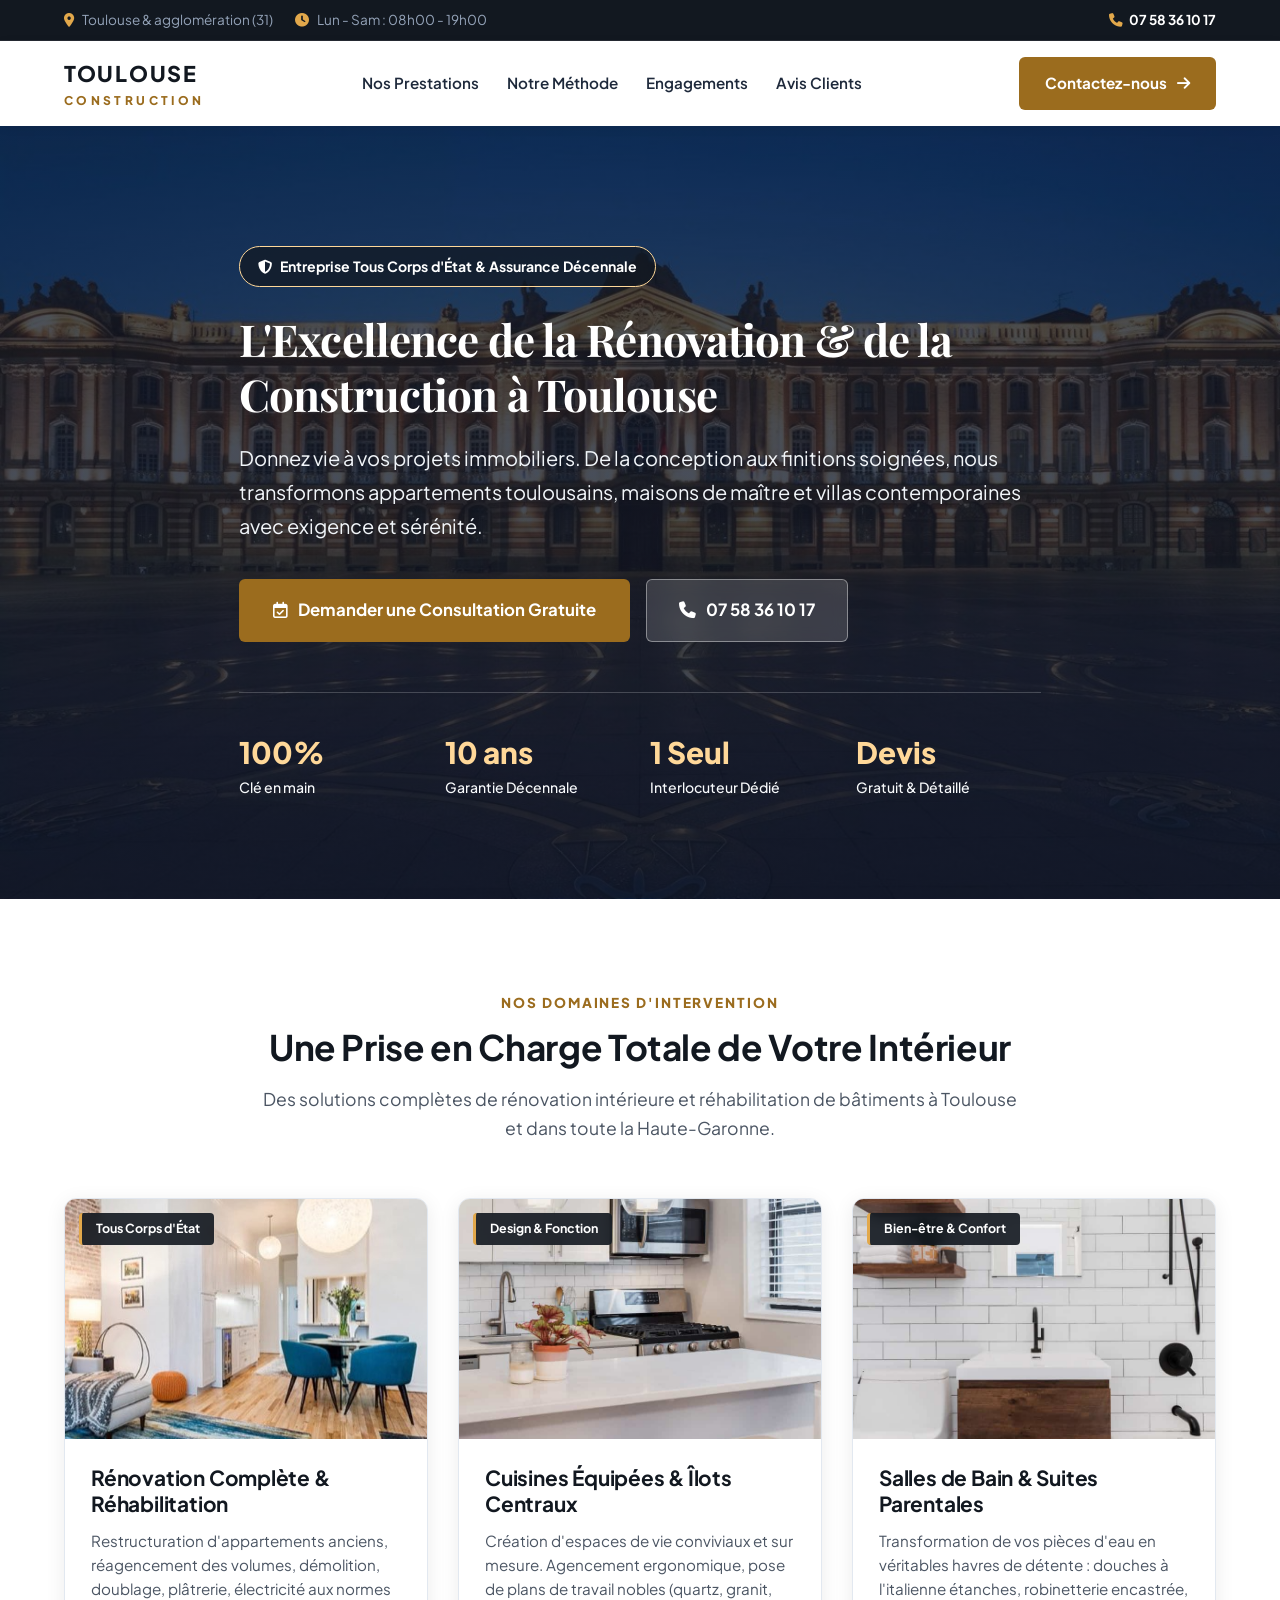
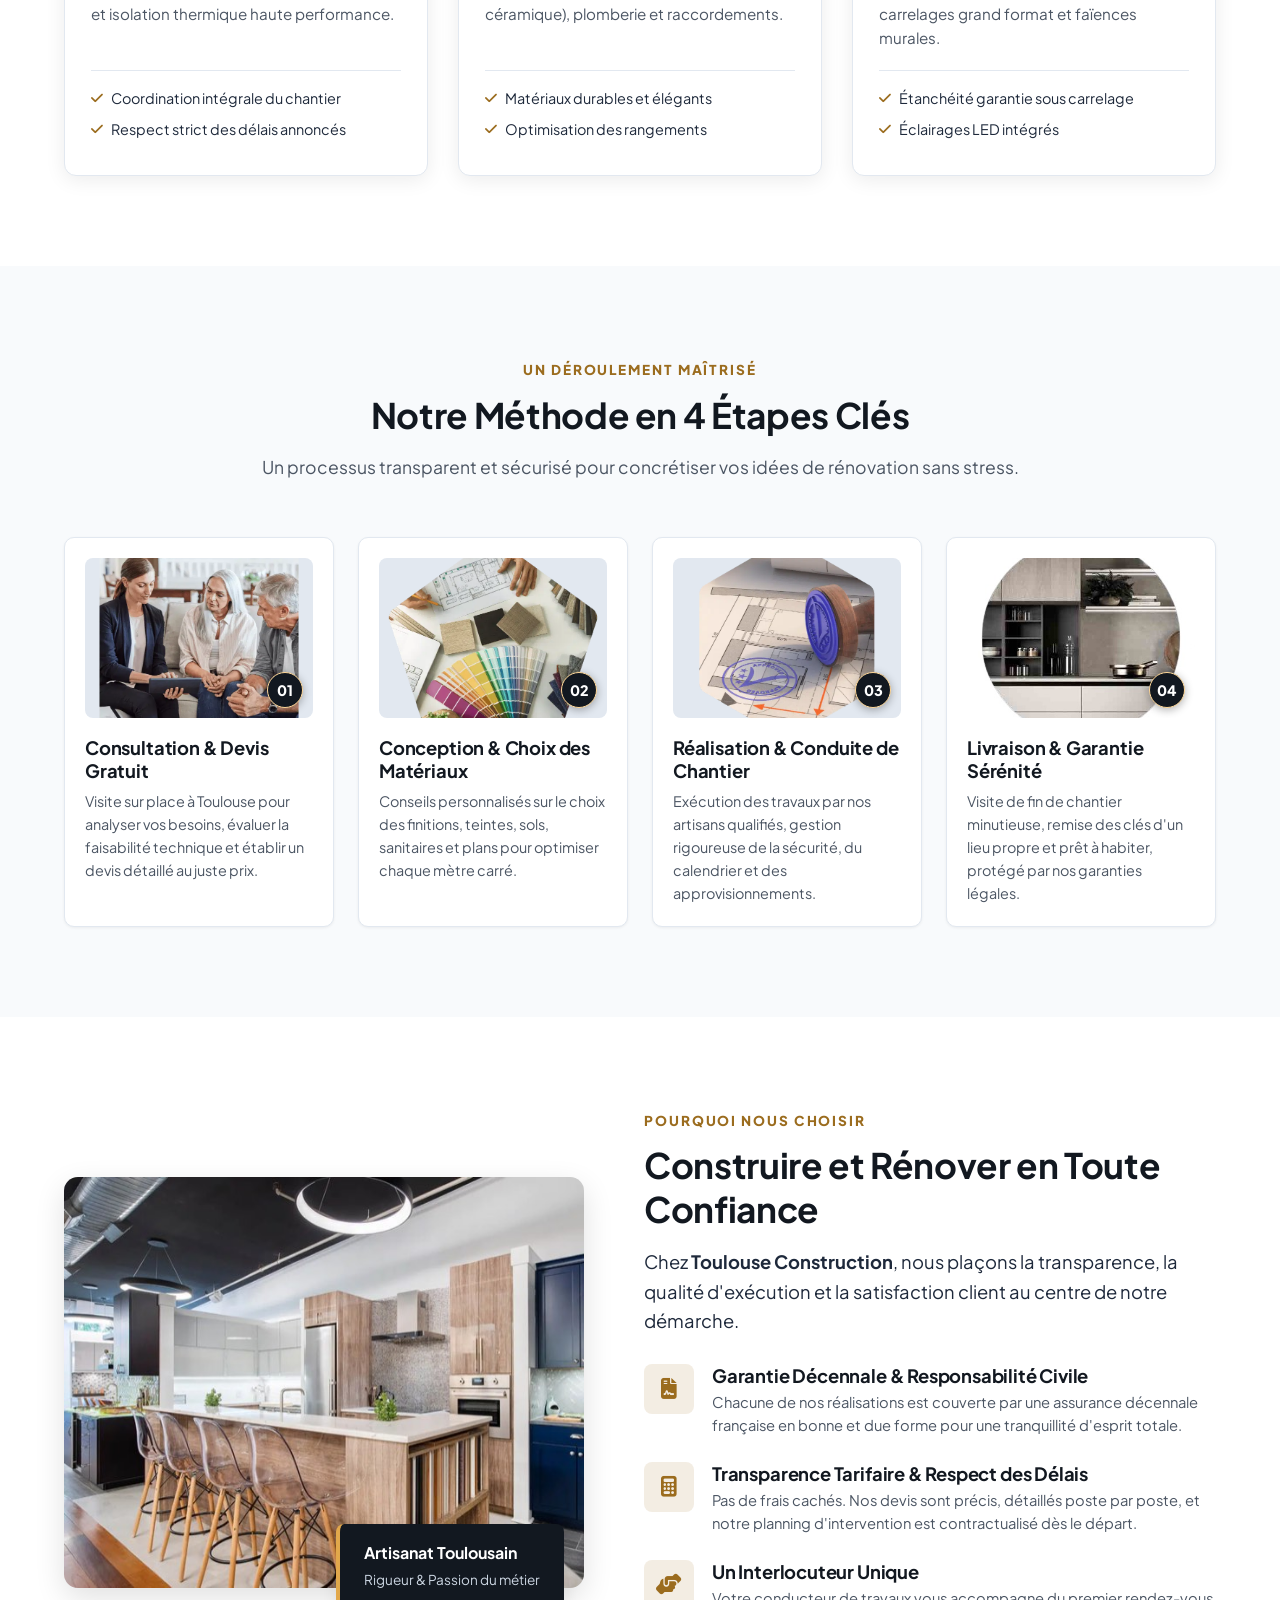
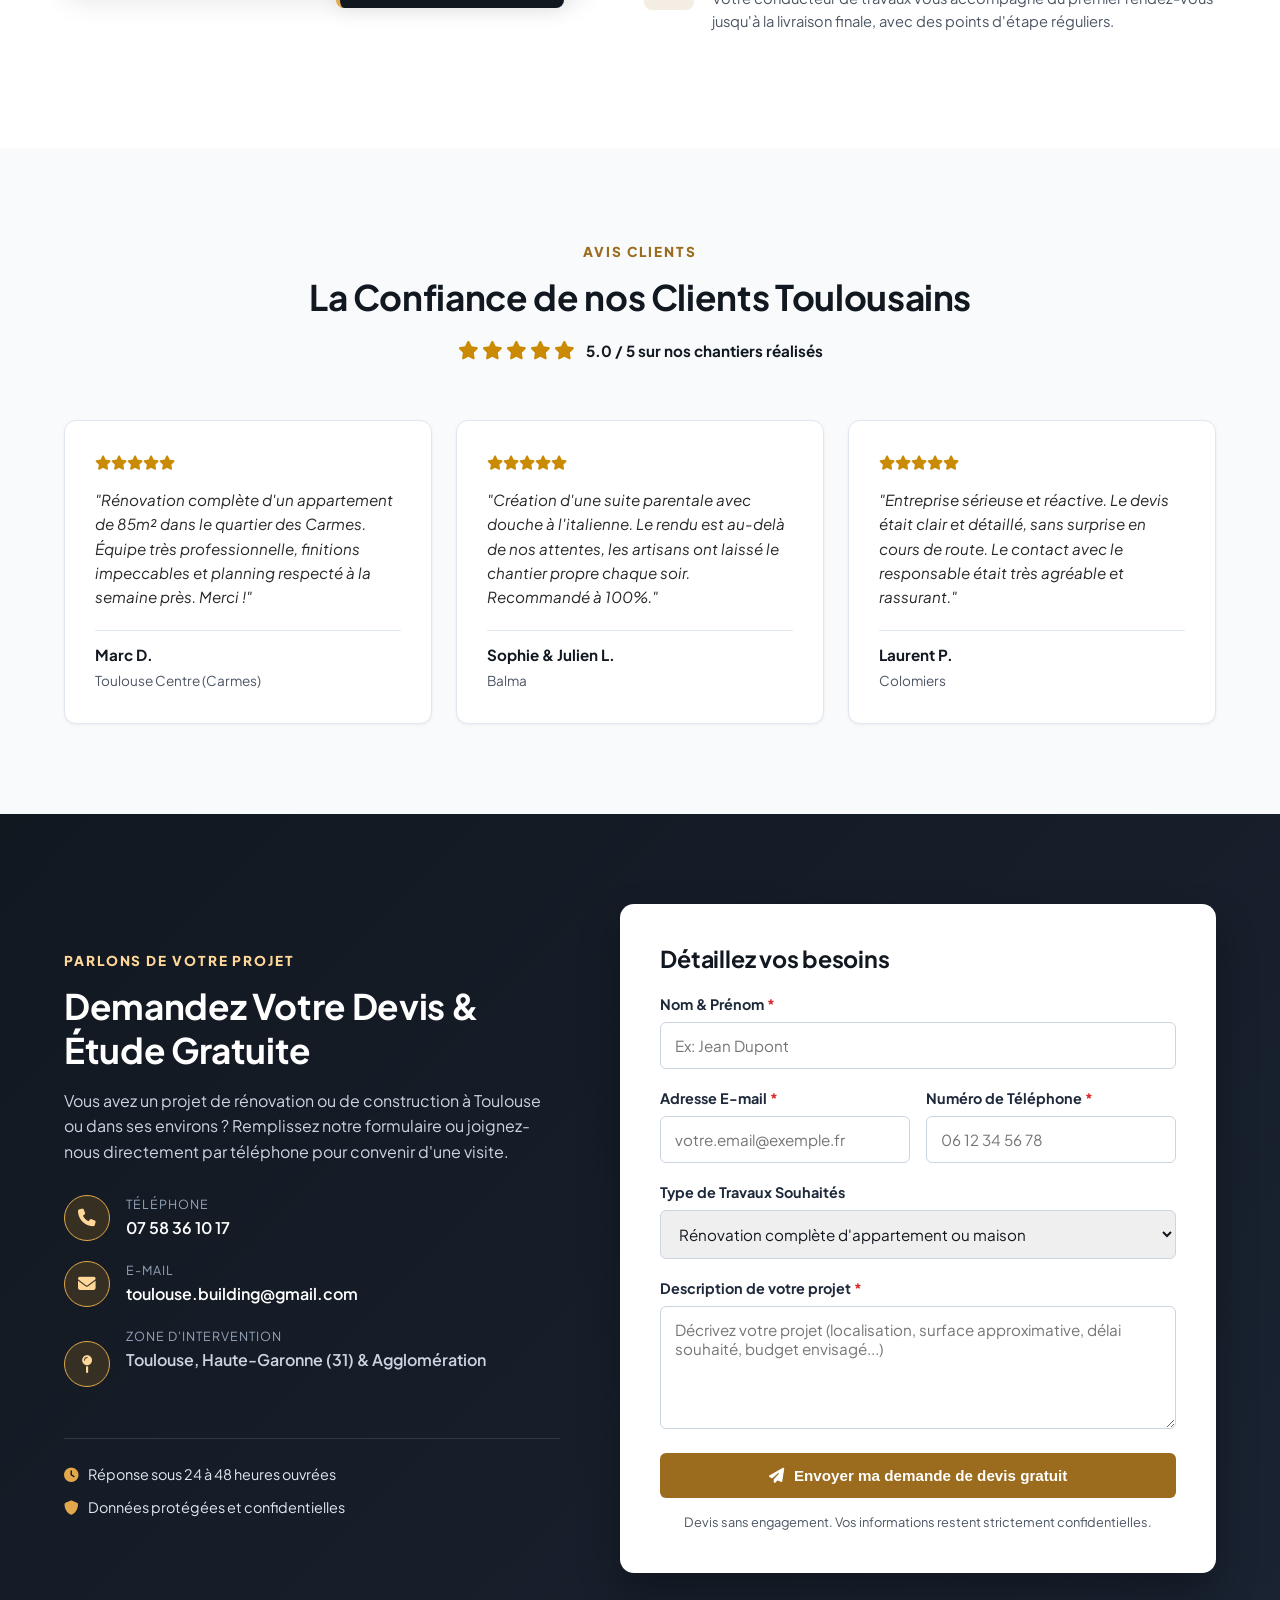
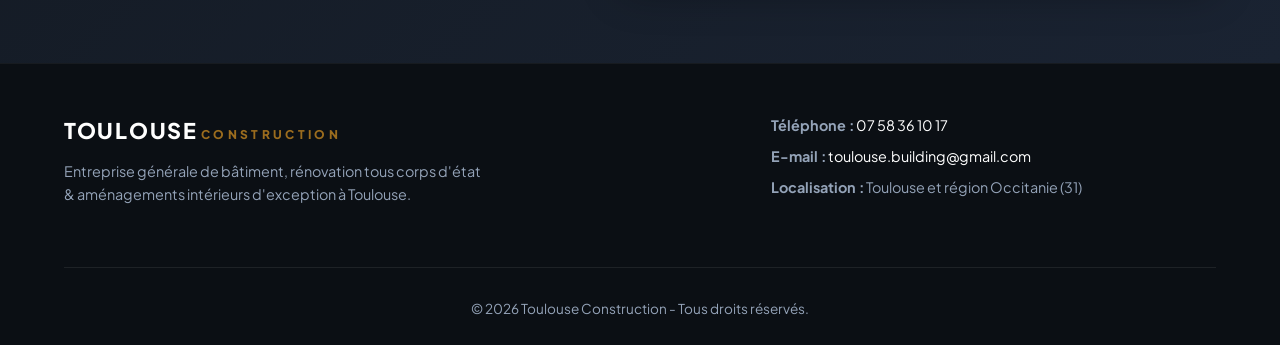
<file: index.html>
<!DOCTYPE html>
<html lang="fr">
<head>
  <meta charset="UTF-8">
  <meta name="viewport" content="width=device-width, initial-scale=1.0">
  
  <!-- Favicon -->
  <link rel="icon" type="image/png" sizes="32x32" href="favicon.png">
  <link rel="icon" type="image/png" sizes="32x32" href="images/favicon.png">
  <link rel="apple-touch-icon" href="images/favicon.png">

  <!-- SEO Référencement Toulouse et Occitanie -->
  <title>Toulouse Construction | Entreprise Générale de Rénovation & Construction à Toulouse</title>
  <meta name="description" content="Toulouse Construction : Expert en rénovation complète d'appartements, maisons, salles de bain et cuisines sur mesure à Toulouse et sa région. Devis gratuit et garantie décennale.">
  <meta name="keywords" content="rénovation toulouse, entreprise rénovation toulouse, rénovation appartement toulouse, rénovation cuisine toulouse, rénovation salle de bain toulouse, artisan bâtiment haute garonne, travaux rénovation maison toulouse, devis travaux toulouse">
  <meta name="author" content="Toulouse Construction">
  <meta name="robots" content="index, follow">
  <link rel="canonical" href="https://toulouse-constructions-renovations.fr/">

  <!-- Open Graph / Meta Partage -->
  <meta property="og:type" content="website">
  <meta property="og:locale" content="fr_FR">
  <meta property="og:url" content="https://toulouse-constructions-renovations.fr/">
  <meta property="og:title" content="Toulouse Construction - Rénovation Haut de Gamme & Sur-Mesure">
  <meta property="og:description" content="Conception, agencement et rénovation d'intérieurs d'exception à Toulouse. Obtenez votre devis et consultation gratuite.">
  <meta property="og:image" content="https://toulouse-constructions-renovations.fr/images/toulouse%20image%20devanture%20-min.webp">

  <!-- Préchargement de l'image Hero LCP -->
  <link rel="preload" as="image" href="images/hero-bg.jpg" fetchpriority="high">

  <!-- Préchargement et Optimisation Google Fonts (font-display: swap) -->
  <link rel="preconnect" href="https://fonts.googleapis.com">
  <link rel="preconnect" href="https://fonts.gstatic.com" crossorigin>
  <link rel="preload" as="style" href="https://fonts.googleapis.com/css2?family=Plus+Jakarta+Sans:wght@400;500;600;700;800&family=Playfair+Display:wght@700&display=swap">
  <link rel="stylesheet" href="https://fonts.googleapis.com/css2?family=Plus+Jakarta+Sans:wght@400;500;600;700;800&family=Playfair+Display:wght@700&display=swap" media="print" onload="this.media='all'">
  <noscript><link rel="stylesheet" href="https://fonts.googleapis.com/css2?family=Plus+Jakarta+Sans:wght@400;500;600;700;800&family=Playfair+Display:wght@700&display=swap"></noscript>
  
  <!-- FontAwesome optimisé en mode non bloquant -->
  <link rel="preload" href="https://cdnjs.cloudflare.com/ajax/libs/font-awesome/6.4.0/css/all.min.css" as="style" onload="this.onload=null;this.rel='stylesheet'">
  <noscript><link rel="stylesheet" href="https://cdnjs.cloudflare.com/ajax/libs/font-awesome/6.4.0/css/all.min.css"></noscript>

  <!-- Feuille de style principale -->
  <link rel="stylesheet" href="style.css">

  <!-- Script JS différé (non bloquant) -->
  <script src="script.js" defer></script>

  <!-- Schema.org Données Structurées pour Google Local Business Toulouse -->
  <script type="application/ld+json">
  {
    "@context": "https://schema.org",
    "@type": "HomeAndConstructionBusiness",
    "name": "Toulouse Construction",
    "url": "https://toulouse-constructions-renovations.fr/",
    "image": "https://toulouse-constructions-renovations.fr/images/toulouse%20image%20devanture%20-min.webp",
    "telephone": "+33758361017",
    "email": "toulouse.building@gmail.com",
    "address": {
      "@type": "PostalAddress",
      "addressLocality": "Toulouse",
      "postalCode": "31000",
      "addressRegion": "Occitanie",
      "addressCountry": "FR"
    },
    "geo": {
      "@type": "GeoCoordinates",
      "latitude": 43.6047,
      "longitude": 1.4442
    },
    "areaServed": ["Toulouse", "Blagnac", "Colomiers", "Tournefeuille", "Balma", "Haute-Garonne"],
    "priceRange": "€€ - €€€"
  }
  </script>
</head>
<body>

  <!-- BARRE D'ANNONCE & COORDONNÉES RAPIDES -->
  <aside class="top-bar">
    <div class="container top-bar-content">
      <div class="top-info">
        <span><i class="fa-solid fa-location-dot"></i> Toulouse & agglomération (31)</span>
        <span><i class="fa-solid fa-clock"></i> Lun - Sam : 08h00 - 19h00</span>
      </div>
      <div class="top-actions">
        <a href="tel:0758361017" class="top-phone"><i class="fa-solid fa-phone"></i> 07 58 36 10 17</a>
      </div>
    </div>
  </aside>

  <!-- NAVIGATION PRINCIPALE SIMPLE ET ÉPURÉE -->
  <header class="navbar" id="navbar">
    <div class="container nav-content">
      <a href="#" class="brand-logo" aria-label="Accueil Toulouse Construction">
        <span class="logo-bold">TOULOUSE</span>
        <span class="logo-sub">CONSTRUCTION</span>
      </a>

      <nav class="nav-links" aria-label="Navigation principale">
        <a href="#services">Nos Prestations</a>
        <a href="#methode">Notre Méthode</a>
        <a href="#valeurs">Engagements</a>
        <a href="#avis">Avis Clients</a>
      </nav>

      <div class="nav-cta">
        <a href="#contact" class="btn btn-primary">Contactez-nous <i class="fa-solid fa-arrow-right"></i></a>
      </div>
    </div>
  </header>

  <main>
    <!-- HERO SECTION (STYLE MYHOME NYC AVEC IMAGE RÉDUITE POUR ACCÉLÉRATION LCP) -->
    <section class="hero-section" style="background-image: linear-gradient(rgba(17, 24, 39, 0.72), rgba(17, 24, 39, 0.82)), url('images/hero-bg.jpg');">
      <div class="container hero-content">
        <div class="badge-pill">
          <i class="fa-solid fa-shield-halved"></i> Entreprise Tous Corps d'État & Assurance Décennale
        </div>
        <h1>L'Excellence de la Rénovation & de la Construction à Toulouse</h1>
        <p class="hero-subtext">
          Donnez vie à vos projets immobiliers. De la conception aux finitions soignées, nous transformons appartements toulousains, maisons de maître et villas contemporaines avec exigence et sérénité.
        </p>

        <div class="hero-buttons">
          <a href="#contact" class="btn btn-primary btn-large">
            <i class="fa-regular fa-calendar-check"></i> Demander une Consultation Gratuite
          </a>
          <a href="tel:0758361017" class="btn btn-secondary btn-large">
            <i class="fa-solid fa-phone"></i> 07 58 36 10 17
          </a>
        </div>

        <!-- POINTS FORTS / CHIFFRES CLÉS -->
        <div class="hero-stats">
          <div class="stat-item">
            <span class="stat-number">100%</span>
            <span class="stat-label">Clé en main</span>
          </div>
          <div class="stat-item">
            <span class="stat-number">10 ans</span>
            <span class="stat-label">Garantie Décennale</span>
          </div>
          <div class="stat-item">
            <span class="stat-number">1 Seul</span>
            <span class="stat-label">Interlocuteur Dédié</span>
          </div>
          <div class="stat-item">
            <span class="stat-number">Devis</span>
            <span class="stat-label">Gratuit & Détaillé</span>
          </div>
        </div>
      </div>
    </section>

    <!-- SECTION SERVICES / EXPERTISES CLÉS -->
    <section class="section services-section" id="services">
      <div class="container">
        <div class="section-header text-center">
          <span class="section-tag">Nos Domaines d'Intervention</span>
          <h2>Une Prise en Charge Totale de Votre Intérieur</h2>
          <p class="section-desc">Des solutions complètes de rénovation intérieure et réhabilitation de bâtiments à Toulouse et dans toute la Haute-Garonne.</p>
        </div>

        <div class="services-grid">
          <!-- Carte 1 : Rénovation Complète -->
          <article class="service-card">
            <div class="service-img-wrapper">
              <img src="images/full-remodel.jpg" alt="Rénovation complète d'appartement et maison à Toulouse" width="480" height="610" loading="lazy">
              <span class="service-badge">Tous Corps d'État</span>
            </div>
            <div class="service-body">
              <h3>Rénovation Complète & Réhabilitation</h3>
              <p>Restructuration d'appartements anciens, réagencement des volumes, démolition, doublage, plâtrerie, électricité aux normes et isolation thermique haute performance.</p>
              <ul class="feature-checklist">
                <li><i class="fa-solid fa-check"></i> Coordination intégrale du chantier</li>
                <li><i class="fa-solid fa-check"></i> Respect strict des délais annoncés</li>
              </ul>
            </div>
          </article>

          <!-- Carte 2 : Cuisines sur Mesure -->
          <article class="service-card">
            <div class="service-img-wrapper">
              <img src="images/kitchens.jpg" alt="Agencement et pose de cuisine sur mesure à Toulouse" width="786" height="1000" loading="lazy">
              <span class="service-badge">Design & Fonction</span>
            </div>
            <div class="service-body">
              <h3>Cuisines Équipées & Îlots Centraux</h3>
              <p>Création d'espaces de vie conviviaux et sur mesure. Agencement ergonomique, pose de plans de travail nobles (quartz, granit, céramique), plomberie et raccordements.</p>
              <ul class="feature-checklist">
                <li><i class="fa-solid fa-check"></i> Matériaux durables et élégants</li>
                <li><i class="fa-solid fa-check"></i> Optimisation des rangements</li>
              </ul>
            </div>
          </article>

          <!-- Carte 3 : Salles de Bain -->
          <article class="service-card">
            <div class="service-img-wrapper">
              <img src="images/bathroom.jpg" alt="Rénovation salle de bain et douche à l'italienne Toulouse" width="786" height="1000" loading="lazy">
              <span class="service-badge">Bien-être & Confort</span>
            </div>
            <div class="service-body">
              <h3>Salles de Bain & Suites Parentales</h3>
              <p>Transformation de vos pièces d'eau en véritables havres de détente : douches à l'italienne étanches, robinetterie encastrée, carrelages grand format et faïences murales.</p>
              <ul class="feature-checklist">
                <li><i class="fa-solid fa-check"></i> Étanchéité garantie sous carrelage</li>
                <li><i class="fa-solid fa-check"></i> Éclairages LED intégrés</li>
              </ul>
            </div>
          </article>
        </div>
      </div>
    </section>

    <!-- SECTION NOTRE PROCESSUS -->
    <section class="section process-section bg-light" id="methode">
      <div class="container">
        <div class="section-header text-center">
          <span class="section-tag">Un Déroulement Maîtrisé</span>
          <h2>Notre Méthode en 4 Étapes Clés</h2>
          <p class="section-desc">Un processus transparent et sécurisé pour concrétiser vos idées de rénovation sans stress.</p>
        </div>

        <div class="process-grid">
          <!-- Etape 1 -->
          <div class="process-card">
            <div class="process-img">
              <img src="images/free consult.png.webp" alt="Consultation gratuite et étude de faisabilité" width="630" height="550" loading="lazy">
              <div class="step-number">01</div>
            </div>
            <div class="process-text">
              <h3>Consultation & Devis Gratuit</h3>
              <p>Visite sur place à Toulouse pour analyser vos besoins, évaluer la faisabilité technique et établir un devis détaillé au juste prix.</p>
            </div>
          </div>

          <!-- Etape 2 -->
          <div class="process-card">
            <div class="process-img">
              <img src="images/design.png.webp" alt="Conception architecturale et choix des matériaux" width="630" height="550" loading="lazy">
              <div class="step-number">02</div>
            </div>
            <div class="process-text">
              <h3>Conception & Choix des Matériaux</h3>
              <p>Conseils personnalisés sur le choix des finitions, teintes, sols, sanitaires et plans pour optimiser chaque mètre carré.</p>
            </div>
          </div>

          <!-- Etape 3 -->
          <div class="process-card">
            <div class="process-img">
              <img src="images/realisation-conduite-chantier.webp" alt="Réalisation des travaux et gestion de chantier" width="630" height="550" loading="lazy">
              <div class="step-number">03</div>
            </div>
            <div class="process-text">
              <h3>Réalisation & Conduite de Chantier</h3>
              <p>Exécution des travaux par nos artisans qualifiés, gestion rigoureuse de la sécurité, du calendrier et des approvisionnements.</p>
            </div>
          </div>

          <!-- Etape 4 -->
          <div class="process-card">
            <div class="process-img">
              <img src="images/quality-assurance.jpg" alt="Contrôle qualité et réception de travaux" width="400" height="348" loading="lazy">
              <div class="step-number">04</div>
            </div>
            <div class="process-text">
              <h3>Livraison & Garantie Sérénité</h3>
              <p>Visite de fin de chantier minutieuse, remise des clés d'un lieu propre et prêt à habiter, protégé par nos garanties légales.</p>
            </div>
          </div>
        </div>
      </div>
    </section>

    <!-- SECTION VALEURS / ENGAGEMENTS -->
    <section class="section values-section" id="valeurs">
      <div class="container values-container">
        <div class="values-image-column">
          <img src="images/our-values.jpg" alt="Les valeurs et engagements de Toulouse Construction" class="values-main-img" width="600" height="474" loading="lazy">
          <div class="values-experience-badge">
            <span class="exp-title">Artisanat Toulousain</span>
            <span class="exp-sub">Rigueur & Passion du métier</span>
          </div>
        </div>

        <div class="values-text-column">
          <span class="section-tag">Pourquoi Nous Choisir</span>
          <h2>Construire et Rénover en Toute Confiance</h2>
          <p class="lead-text">
            Chez <strong>Toulouse Construction</strong>, nous plaçons la transparence, la qualité d'exécution et la satisfaction client au centre de notre démarche.
          </p>

          <div class="value-item">
            <div class="value-icon"><i class="fa-solid fa-file-contract"></i></div>
            <div class="value-content">
              <h3>Garantie Décennale & Responsabilité Civile</h3>
              <p>Chacune de nos réalisations est couverte par une assurance décennale française en bonne et due forme pour une tranquillité d'esprit totale.</p>
            </div>
          </div>

          <div class="value-item">
            <div class="value-icon"><i class="fa-solid fa-calculator"></i></div>
            <div class="value-content">
              <h3>Transparence Tarifaire & Respect des Délais</h3>
              <p>Pas de frais cachés. Nos devis sont précis, détaillés poste par poste, et notre planning d'intervention est contractualisé dès le départ.</p>
            </div>
          </div>

          <div class="value-item">
            <div class="value-icon"><i class="fa-solid fa-handshake-angle"></i></div>
            <div class="value-content">
              <h3>Un Interlocuteur Unique</h3>
              <p>Votre conducteur de travaux vous accompagne du premier rendez-vous jusqu'à la livraison finale, avec des points d'étape réguliers.</p>
            </div>
          </div>
        </div>
      </div>
    </section>

    <!-- SECTION TÉMOIGNAGES CLIENTS LOCAUX TOULOUSE -->
    <section class="section reviews-section bg-light" id="avis">
      <div class="container">
        <div class="section-header text-center">
          <span class="section-tag">Avis Clients</span>
          <h2>La Confiance de nos Clients Toulousains</h2>
          <div class="star-rating-main">
            <i class="fa-solid fa-star"></i>
            <i class="fa-solid fa-star"></i>
            <i class="fa-solid fa-star"></i>
            <i class="fa-solid fa-star"></i>
            <i class="fa-solid fa-star"></i>
            <span>5.0 / 5 sur nos chantiers réalisés</span>
          </div>
        </div>

        <div class="reviews-grid">
          <div class="review-card">
            <div class="review-stars">
              <i class="fa-solid fa-star"></i><i class="fa-solid fa-star"></i><i class="fa-solid fa-star"></i><i class="fa-solid fa-star"></i><i class="fa-solid fa-star"></i>
            </div>
            <p class="review-comment">"Rénovation complète d'un appartement de 85m² dans le quartier des Carmes. Équipe très professionnelle, finitions impeccables et planning respecté à la semaine près. Merci !"</p>
            <div class="review-author">
              <strong>Marc D.</strong>
              <span>Toulouse Centre (Carmes)</span>
            </div>
          </div>

          <div class="review-card">
            <div class="review-stars">
              <i class="fa-solid fa-star"></i><i class="fa-solid fa-star"></i><i class="fa-solid fa-star"></i><i class="fa-solid fa-star"></i><i class="fa-solid fa-star"></i>
            </div>
            <p class="review-comment">"Création d'une suite parentale avec douche à l'italienne. Le rendu est au-delà de nos attentes, les artisans ont laissé le chantier propre chaque soir. Recommandé à 100%."</p>
            <div class="review-author">
              <strong>Sophie & Julien L.</strong>
              <span>Balma</span>
            </div>
          </div>

          <div class="review-card">
            <div class="review-stars">
              <i class="fa-solid fa-star"></i><i class="fa-solid fa-star"></i><i class="fa-solid fa-star"></i><i class="fa-solid fa-star"></i><i class="fa-solid fa-star"></i>
            </div>
            <p class="review-comment">"Entreprise sérieuse et réactive. Le devis était clair et détaillé, sans surprise en cours de route. Le contact avec le responsable était très agréable et rassurant."</p>
            <div class="review-author">
              <strong>Laurent P.</strong>
              <span>Colomiers</span>
            </div>
          </div>
        </div>
      </div>
    </section>

    <!-- SECTION CONTACT & FORMULAIRE DIRECT FORMSUBMIT -> TOULOUSE.BUILDING@GMAIL.COM -->
    <section class="section contact-section" id="contact">
      <div class="container contact-container">
        
        <div class="contact-info-panel">
          <span class="section-tag text-white">Parlons de Votre Projet</span>
          <h2>Demandez Votre Devis & Étude Gratuite</h2>
          <p>
            Vous avez un projet de rénovation ou de construction à Toulouse ou dans ses environs ? 
            Remplissez notre formulaire ou joignez-nous directement par téléphone pour convenir d'une visite.
          </p>

          <div class="contact-details">
            <div class="contact-detail-row">
              <div class="c-icon"><i class="fa-solid fa-phone"></i></div>
              <div>
                <span class="c-label">Téléphone</span>
                <a href="tel:0758361017" class="c-val">07 58 36 10 17</a>
              </div>
            </div>

            <div class="contact-detail-row">
              <div class="c-icon"><i class="fa-solid fa-envelope"></i></div>
              <div>
                <span class="c-label">E-mail</span>
                <a href="mailto:toulouse.building@gmail.com" class="c-val">toulouse.building@gmail.com</a>
              </div>
            </div>

            <div class="contact-detail-row">
              <div class="c-icon"><i class="fa-solid fa-map-pin"></i></div>
              <div>
                <span class="c-label">Zone d'intervention</span>
                <p class="c-val">Toulouse, Haute-Garonne (31) & Agglomération</p>
              </div>
            </div>
          </div>

          <div class="contact-reassurance">
            <div class="reassure-item"><i class="fa-solid fa-clock"></i> Réponse sous 24 à 48 heures ouvrées</div>
            <div class="reassure-item"><i class="fa-solid fa-shield"></i> Données protégées et confidentielles</div>
          </div>
        </div>

        <!-- FORMULAIRE AVEC REDIRECTION VERS HTTPS://TOULOUSE-CONSTRUCTIONS-RENOVATIONS.FR/CONFIRMATION.HTML -->
        <div class="contact-form-panel">
          <form class="contact-form" id="contact-form" action="https://formsubmit.co/toulouse.building@gmail.com" method="POST">
            <!-- Configuration anti-spam et redirection automatique -->
            <input type="hidden" name="_captcha" value="false">
            <input type="hidden" name="_subject" value="Nouvelle demande de devis - Toulouse Construction">
            <input type="hidden" name="_next" id="form-next-url" value="https://toulouse-constructions-renovations.fr/confirmation.html">

            <h3>Détaillez vos besoins</h3>
            
            <div class="form-group">
              <label for="fullname">Nom & Prénom <span class="required">*</span></label>
              <input type="text" id="fullname" name="nom_complet" placeholder="Ex: Jean Dupont" required>
            </div>

            <div class="form-row">
              <div class="form-group">
                <label for="email">Adresse E-mail <span class="required">*</span></label>
                <input type="email" id="email" name="email" placeholder="votre.email@exemple.fr" required>
              </div>
              <div class="form-group">
                <label for="phone">Numéro de Téléphone <span class="required">*</span></label>
                <input type="tel" id="phone" name="telephone" placeholder="06 12 34 56 78" required>
              </div>
            </div>

            <div class="form-group">
              <label for="project-type">Type de Travaux Souhaités</label>
              <select id="project-type" name="type_de_projet">
                <option value="Rénovation complète appartement / maison">Rénovation complète d'appartement ou maison</option>
                <option value="Rénovation cuisine">Rénovation de cuisine sur-mesure</option>
                <option value="Rénovation salle de bain">Rénovation de salle de bain / suite parentale</option>
                <option value="Travaux d'agencement / second oeuvre">Travaux d'agencement & second œuvre</option>
                <option value="Autre projet">Autre projet de construction</option>
              </select>
            </div>

            <div class="form-group">
              <label for="message">Description de votre projet <span class="required">*</span></label>
              <textarea id="message" name="description_projet" rows="5" placeholder="Décrivez votre projet (localisation, surface approximative, délai souhaité, budget envisagé...)" required></textarea>
            </div>

            <button type="submit" class="btn btn-primary btn-block">
              <i class="fa-solid fa-paper-plane"></i> Envoyer ma demande de devis gratuit
            </button>
            <p class="form-disclaimer">Devis sans engagement. Vos informations restent strictement confidentielles.</p>
          </form>
        </div>

      </div>
    </section>
  </main>

  <!-- PIED DE PAGE -->
  <footer class="footer">
    <div class="container footer-content">
      <div class="footer-left">
        <span class="logo-bold">TOULOUSE</span>
        <span class="logo-sub">CONSTRUCTION</span>
        <p>Entreprise générale de bâtiment, rénovation tous corps d'état & aménagements intérieurs d'exception à Toulouse.</p>
      </div>

      <div class="footer-contact-info">
        <p><strong>Téléphone :</strong> <a href="tel:0758361017">07 58 36 10 17</a></p>
        <p><strong>E-mail :</strong> <a href="mailto:toulouse.building@gmail.com">toulouse.building@gmail.com</a></p>
        <p><strong>Localisation :</strong> Toulouse et région Occitanie (31)</p>
      </div>

      <div class="footer-bottom">
        <p>&copy; 2026 Toulouse Construction - Tous droits réservés.</p>
      </div>
    </div>
  </footer>

</body>
</html>
</file>
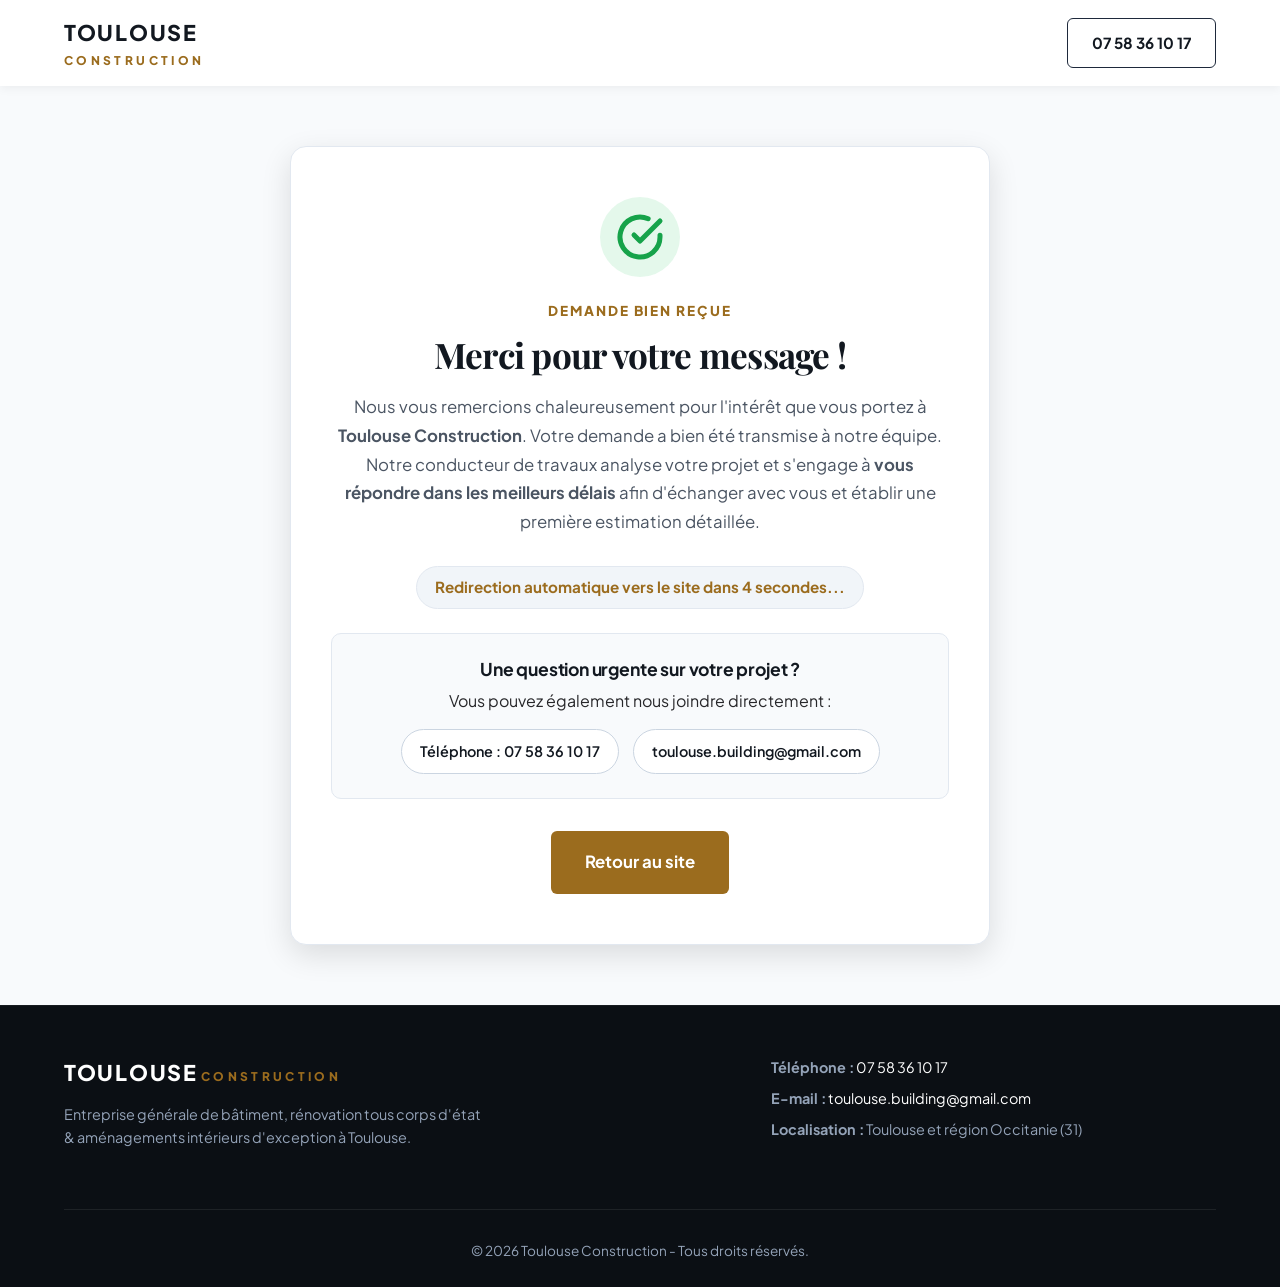
<file: confirmation.html>
<!DOCTYPE html>
<html lang="fr">
<head>
  <meta charset="UTF-8">
  <meta name="viewport" content="width=device-width, initial-scale=1.0">
  
  <!-- Redirection automatique vers l'accueil après 5 secondes -->
  <meta http-equiv="refresh" content="5;url=/">

  <!-- Favicon -->
  <link rel="icon" type="image/png" sizes="32x32" href="favicon.png">
  <link rel="icon" type="image/png" sizes="32x32" href="images/favicon.png">
  <link rel="apple-touch-icon" href="images/favicon.png">

  <!-- SEO Référencement Toulouse et Occitanie -->
  <title>Demande Reçue | Toulouse Construction</title>
  <meta name="robots" content="noindex, follow">

  <!-- Google Fonts -->
  <link rel="preconnect" href="https://fonts.googleapis.com">
  <link rel="preconnect" href="https://fonts.gstatic.com" crossorigin>
  <link href="https://fonts.googleapis.com/css2?family=Plus+Jakarta+Sans:wght@400;500;600;700;800&family=Playfair+Display:wght@700&display=swap" rel="stylesheet">
  
  <link rel="stylesheet" href="style.css">
</head>
<body class="confirmation-body">

  <header class="navbar" id="navbar">
    <div class="container nav-content">
      <a href="/" class="brand-logo" aria-label="Retour à l'accueil Toulouse Construction">
        <span class="logo-bold">TOULOUSE</span>
        <span class="logo-sub">CONSTRUCTION</span>
      </a>

      <div class="nav-cta">
        <a href="tel:0758361017" class="btn btn-secondary-dark">07 58 36 10 17</a>
      </div>
    </div>
  </header>

  <main class="confirmation-main">
    <div class="container confirmation-container">
      <div class="confirmation-card">
        <div class="confirm-icon-wrapper">
          <svg width="48" height="48" viewBox="0 0 24 24" fill="none" stroke="currentColor" stroke-width="2.5" stroke-linecap="round" stroke-linejoin="round">
            <path d="M22 11.08V12a10 10 0 1 1-5.93-9.14"></path>
            <polyline points="22 4 12 14.01 9 11.01"></polyline>
          </svg>
        </div>

        <span class="section-tag">Demande bien reçue</span>
        <h1>Merci pour votre message !</h1>
        
        <p class="confirmation-text">
          Nous vous remercions chaleureusement pour l'intérêt que vous portez à <strong>Toulouse Construction</strong>. Votre demande a bien été transmise à notre équipe. Notre conducteur de travaux analyse votre projet et s'engage à <strong>vous répondre dans les meilleurs délais</strong> afin d'échanger avec vous et établir une première estimation détaillée.
        </p>

        <p class="auto-redirect-notice">
          Redirection automatique vers le site dans <span id="countdown">5</span> secondes...
        </p>

        <div class="confirmation-summary-box">
          <h3>Une question urgente sur votre projet ?</h3>
          <p>Vous pouvez également nous joindre directement :</p>
          <div class="confirm-links">
            <a href="tel:0758361017" class="contact-pill">Téléphone : 07 58 36 10 17</a>
            <a href="mailto:toulouse.building@gmail.com" class="contact-pill">toulouse.building@gmail.com</a>
          </div>
        </div>

        <div class="confirmation-actions">
          <a href="/" class="btn btn-primary btn-large">
            Retour au site
          </a>
        </div>
      </div>
    </div>
  </main>

  <footer class="footer">
    <div class="container footer-content">
      <div class="footer-left">
        <span class="logo-bold">TOULOUSE</span>
        <span class="logo-sub">CONSTRUCTION</span>
        <p>Entreprise générale de bâtiment, rénovation tous corps d'état & aménagements intérieurs d'exception à Toulouse.</p>
      </div>

      <div class="footer-contact-info">
        <p><strong>Téléphone :</strong> <a href="tel:0758361017">07 58 36 10 17</a></p>
        <p><strong>E-mail :</strong> <a href="mailto:toulouse.building@gmail.com">toulouse.building@gmail.com</a></p>
        <p><strong>Localisation :</strong> Toulouse et région Occitanie (31)</p>
      </div>

      <div class="footer-bottom">
        <p>&copy; 2026 Toulouse Construction - Tous droits réservés.</p>
      </div>
    </div>
  </footer>

  <script>
    // Compteur visuel de 5 secondes avant redirection automatique
    let timeLeft = 5;
    const countdownEl = document.getElementById('countdown');
    const timer = setInterval(() => {
      timeLeft--;
      if (countdownEl) countdownEl.textContent = timeLeft;
      if (timeLeft <= 0) {
        clearInterval(timer);
        window.location.href = '/';
      }
    }, 1000);
  </script>
</body>
</html>
</file>
<file: style.css>
/* ============================================================
   CHARTE GRAPHIQUE & DESIGN SYSTÈME - TOULOUSE CONSTRUCTION
   Style haut de gamme optimisé pour la performance & accessibilité
   ============================================================ */

:root {
  /* Contraste élevé certifié WCAG AA / AAA */
  --primary: #9b6c1e;             /* Teinte dorée bronze plus contrastée sur fond blanc */
  --primary-hover: #7d5515;
  --primary-light: rgba(155, 108, 30, 0.12);
  --dark: #121820;                /* Fond très sombre élégant */
  --dark-light: #1e293b;
  --text-main: #27272a;           /* Lisibilité maximale sur fond blanc */
  --text-muted: #4b5563;          /* Contraste 5.5:1 sur blanc */
  --text-light: #cbd5e1;
  --bg-light: #f8fafc;
  --bg-white: #ffffff;
  --border-color: #e2e8f0;
  --font-sans: 'Plus Jakarta Sans', system-ui, -apple-system, sans-serif;
  --font-serif: 'Playfair Display', Georgia, serif;
  --shadow-sm: 0 1px 3px rgba(0, 0, 0, 0.06);
  --shadow-md: 0 4px 20px rgba(0, 0, 0, 0.08);
  --shadow-lg: 0 10px 30px rgba(0, 0, 0, 0.12);
  --transition: all 0.25s ease-in-out;
}

* {
  margin: 0;
  padding: 0;
  box-sizing: border-box;
}

html {
  scroll-behavior: smooth;
  font-size: 16px;
}

body {
  font-family: var(--font-sans);
  color: var(--text-main);
  background-color: var(--bg-white);
  line-height: 1.6;
  -webkit-font-smoothing: antialiased;
}

img {
  max-width: 100%;
  height: auto;
  display: block;
}

a {
  text-decoration: none;
  color: inherit;
  transition: var(--transition);
}

.container {
  width: 100%;
  max-width: 1200px;
  margin: 0 auto;
  padding: 0 24px;
}

.bg-light {
  background-color: var(--bg-light);
}

/* ============================================================
   TYPOGRAPHIE & HIÉRARCHIE DE TITRES (H1 -> H2 -> H3)
   ============================================================ */

h1, h2, h3 {
  color: var(--dark);
  font-weight: 700;
  line-height: 1.25;
}

h1 {
  font-size: 2.75rem;
  font-family: var(--font-serif);
  letter-spacing: -0.02em;
}

h2 {
  font-size: 2.2rem;
  letter-spacing: -0.01em;
  margin-bottom: 1rem;
}

h3 {
  font-size: 1.25rem;
  letter-spacing: -0.01em;
}

.section-header {
  max-width: 760px;
  margin: 0 auto 3.5rem auto;
}

.text-center {
  text-align: center;
}

.section-tag {
  display: inline-block;
  font-size: 0.85rem;
  font-weight: 800;
  text-transform: uppercase;
  letter-spacing: 0.14em;
  color: var(--primary);
  margin-bottom: 0.75rem;
}

.section-tag.text-white {
  color: #ffd899;
}

.section-desc {
  font-size: 1.1rem;
  color: var(--text-muted);
}

/* ============================================================
   BOUTONS & CALL TO ACTION
   ============================================================ */

.btn {
  display: inline-flex;
  align-items: center;
  justify-content: center;
  gap: 10px;
  font-weight: 700;
  font-size: 0.95rem;
  padding: 12px 24px;
  border-radius: 6px;
  cursor: pointer;
  transition: var(--transition);
  border: 2px solid transparent;
}

.btn-primary {
  background-color: var(--primary);
  color: #ffffff;
}

.btn-primary:hover {
  background-color: var(--primary-hover);
  transform: translateY(-2px);
  box-shadow: 0 6px 18px rgba(155, 108, 30, 0.4);
}

.btn-secondary {
  background-color: rgba(255, 255, 255, 0.15);
  color: #ffffff;
  backdrop-filter: blur(8px);
  border: 1px solid rgba(255, 255, 255, 0.4);
}

.btn-secondary:hover {
  background-color: #ffffff;
  color: var(--dark);
  transform: translateY(-2px);
}

.btn-secondary-dark {
  background-color: transparent;
  color: var(--dark);
  border: 1.5px solid var(--dark-light);
}

.btn-secondary-dark:hover {
  background-color: var(--dark);
  color: #ffffff;
}

.btn-large {
  padding: 16px 32px;
  font-size: 1.05rem;
}

.btn-block {
  width: 100%;
}

/* ============================================================
   TOP BAR & NAVIGATION
   ============================================================ */

.top-bar {
  background-color: var(--dark);
  color: #94a3b8;
  font-size: 0.85rem;
  padding: 9px 0;
  border-bottom: 1px solid rgba(255, 255, 255, 0.08);
}

.top-bar-content {
  display: flex;
  justify-content: space-between;
  align-items: center;
}

.top-info span {
  margin-right: 20px;
}

.top-info i {
  color: #e2a84b;
  margin-right: 6px;
}

.top-phone {
  color: #ffffff;
  font-weight: 700;
}

.top-phone i {
  color: #e2a84b;
  margin-right: 4px;
}

.navbar {
  position: sticky;
  top: 0;
  background-color: #ffffff;
  z-index: 100;
  box-shadow: 0 2px 10px rgba(0, 0, 0, 0.06);
  padding: 16px 0;
}

.nav-content {
  display: flex;
  justify-content: space-between;
  align-items: center;
}

.brand-logo {
  display: flex;
  flex-direction: column;
}

.logo-bold {
  font-size: 1.35rem;
  font-weight: 800;
  letter-spacing: 0.08em;
  color: var(--dark);
}

.logo-sub {
  font-size: 0.75rem;
  font-weight: 800;
  letter-spacing: 0.28em;
  color: var(--primary);
}

.nav-links {
  display: flex;
  gap: 28px;
}

.nav-links a {
  font-size: 0.95rem;
  font-weight: 600;
  color: var(--dark-light);
}

.nav-links a:hover {
  color: var(--primary);
}

/* ============================================================
   HERO BANNER
   ============================================================ */

.hero-section {
  position: relative;
  background-size: cover;
  background-position: center;
  color: #ffffff;
  padding: 120px 0 100px 0;
}

.hero-content {
  max-width: 850px;
}

.badge-pill {
  display: inline-flex;
  align-items: center;
  gap: 8px;
  background-color: rgba(18, 24, 32, 0.7);
  border: 1px solid #ffd899;
  color: #ffffff;
  font-size: 0.88rem;
  font-weight: 700;
  padding: 8px 18px;
  border-radius: 50px;
  margin-bottom: 24px;
}

.hero-content h1 {
  color: #ffffff;
  margin-bottom: 20px;
}

.hero-subtext {
  font-size: 1.25rem;
  color: #f1f5f9;
  margin-bottom: 36px;
  line-height: 1.7;
}

.hero-buttons {
  display: flex;
  flex-wrap: wrap;
  gap: 16px;
  margin-bottom: 50px;
}

.hero-stats {
  display: grid;
  grid-template-columns: repeat(4, 1fr);
  gap: 20px;
  padding-top: 36px;
  border-top: 1px solid rgba(255, 255, 255, 0.2);
}

.stat-item {
  display: flex;
  flex-direction: column;
}

.stat-number {
  font-size: 1.85rem;
  font-weight: 800;
  color: #ffd899;
}

.stat-label {
  font-size: 0.88rem;
  color: #f8fafc;
  font-weight: 500;
}

/* ============================================================
   SECTIONS GÉNÉRALES
   ============================================================ */

.section {
  padding: 90px 0;
}

/* ============================================================
   SECTION PRESTATIONS / SERVICES
   ============================================================ */

.services-grid {
  display: grid;
  grid-template-columns: repeat(3, 1fr);
  gap: 30px;
}

.service-card {
  background-color: #ffffff;
  border-radius: 12px;
  overflow: hidden;
  box-shadow: var(--shadow-md);
  border: 1px solid var(--border-color);
  transition: var(--transition);
  display: flex;
  flex-direction: column;
}

.service-card:hover {
  transform: translateY(-6px);
  box-shadow: var(--shadow-lg);
}

.service-img-wrapper {
  position: relative;
  height: 240px;
  overflow: hidden;
  background-color: #e2e8f0;
}

.service-img-wrapper img {
  width: 100%;
  height: 100%;
  object-fit: cover;
  transition: transform 0.5s ease;
}

.service-card:hover .service-img-wrapper img {
  transform: scale(1.05);
}

.service-badge {
  position: absolute;
  top: 14px;
  left: 14px;
  background: rgba(18, 24, 32, 0.9);
  backdrop-filter: blur(4px);
  color: #ffffff;
  font-size: 0.78rem;
  font-weight: 700;
  padding: 6px 14px;
  border-radius: 4px;
  border-left: 3px solid #e2a84b;
}

.service-body {
  padding: 26px;
  display: flex;
  flex-direction: column;
  flex-grow: 1;
}

.service-body h3 {
  font-size: 1.3rem;
  margin-bottom: 12px;
}

.service-body p {
  color: var(--text-muted);
  font-size: 0.95rem;
  margin-bottom: 20px;
  flex-grow: 1;
}

.feature-checklist {
  list-style: none;
  border-top: 1px solid var(--border-color);
  padding-top: 16px;
}

.feature-checklist li {
  font-size: 0.9rem;
  color: var(--dark-light);
  margin-bottom: 8px;
  display: flex;
  align-items: center;
  gap: 8px;
}

.feature-checklist li i {
  color: var(--primary);
  font-size: 0.85rem;
}

/* ============================================================
   PROCESSUS / ÉTAPES (ORDRE SÉMANTIQUE H3)
   ============================================================ */

.process-grid {
  display: grid;
  grid-template-columns: repeat(4, 1fr);
  gap: 24px;
}

.process-card {
  background: #ffffff;
  border-radius: 10px;
  padding: 20px;
  border: 1px solid var(--border-color);
  box-shadow: var(--shadow-sm);
  transition: var(--transition);
}

.process-card:hover {
  transform: translateY(-4px);
  box-shadow: var(--shadow-md);
  border-color: var(--primary);
}

.process-img {
  position: relative;
  height: 160px;
  border-radius: 8px;
  overflow: hidden;
  margin-bottom: 18px;
  background-color: #e2e8f0;
}

.process-img img {
  width: 100%;
  height: 100%;
  object-fit: cover;
}

.step-number {
  position: absolute;
  bottom: 10px;
  right: 10px;
  background: var(--dark);
  border: 1.5px solid #ffd899;
  color: #ffffff;
  font-weight: 800;
  font-size: 0.9rem;
  width: 36px;
  height: 36px;
  border-radius: 50%;
  display: flex;
  align-items: center;
  justify-content: center;
  box-shadow: 0 2px 8px rgba(0, 0, 0, 0.3);
}

.process-text h3 {
  font-size: 1.15rem;
  margin-bottom: 8px;
}

.process-text p {
  font-size: 0.9rem;
  color: var(--text-muted);
}

/* ============================================================
   SECTION VALEURS & ENGAGEMENTS
   ============================================================ */

.values-container {
  display: grid;
  grid-template-columns: 1fr 1.1fr;
  gap: 60px;
  align-items: center;
}

.values-image-column {
  position: relative;
}

.values-main-img {
  border-radius: 14px;
  width: 100%;
  max-height: 480px;
  object-fit: cover;
  box-shadow: var(--shadow-lg);
  background-color: #e2e8f0;
}

.values-experience-badge {
  position: absolute;
  bottom: -20px;
  right: 20px;
  background: var(--dark);
  color: #ffffff;
  padding: 16px 24px;
  border-radius: 8px;
  border-left: 4px solid #e2a84b;
  box-shadow: var(--shadow-md);
}

.exp-title {
  display: block;
  font-weight: 700;
  font-size: 1rem;
}

.exp-sub {
  font-size: 0.85rem;
  color: #cbd5e1;
}

.lead-text {
  font-size: 1.15rem;
  margin-bottom: 28px;
  color: var(--dark-light);
}

.value-item {
  display: flex;
  gap: 18px;
  margin-bottom: 24px;
}

.value-icon {
  flex-shrink: 0;
  width: 50px;
  height: 50px;
  background: var(--primary-light);
  color: var(--primary);
  border-radius: 8px;
  display: flex;
  align-items: center;
  justify-content: center;
  font-size: 1.3rem;
}

.value-content h3 {
  font-size: 1.15rem;
  margin-bottom: 4px;
}

.value-content p {
  font-size: 0.92rem;
  color: var(--text-muted);
}

/* ============================================================
   SECTION AVIS CLIENTS
   ============================================================ */

.star-rating-main {
  color: #ca8a04;
  font-size: 1.15rem;
  margin-top: 10px;
}

.star-rating-main span {
  color: var(--dark);
  font-weight: 700;
  font-size: 0.95rem;
  margin-left: 8px;
}

.reviews-grid {
  display: grid;
  grid-template-columns: repeat(3, 1fr);
  gap: 24px;
}

.review-card {
  background: #ffffff;
  padding: 30px;
  border-radius: 12px;
  box-shadow: var(--shadow-sm);
  border: 1px solid var(--border-color);
  display: flex;
  flex-direction: column;
}

.review-stars {
  color: #ca8a04;
  font-size: 0.9rem;
  margin-bottom: 14px;
}

.review-comment {
  font-size: 0.95rem;
  color: var(--text-main);
  font-style: italic;
  margin-bottom: 20px;
  flex-grow: 1;
}

.review-author {
  border-top: 1px solid var(--border-color);
  padding-top: 12px;
}

.review-author strong {
  display: block;
  color: var(--dark);
  font-size: 0.95rem;
}

.review-author span {
  font-size: 0.85rem;
  color: var(--text-muted);
}

/* ============================================================
   SECTION CONTACT & FORMULAIRE
   ============================================================ */

.contact-section {
  background: linear-gradient(135deg, #121820 0%, #1a2332 100%);
  color: #ffffff;
}

.contact-container {
  display: grid;
  grid-template-columns: 1fr 1.2fr;
  gap: 60px;
  align-items: center;
}

.contact-info-panel h2 {
  color: #ffffff;
  margin-bottom: 16px;
}

.contact-info-panel p {
  color: #cbd5e1;
  margin-bottom: 30px;
}

.contact-detail-row {
  display: flex;
  align-items: center;
  gap: 16px;
  margin-bottom: 20px;
}

.c-icon {
  width: 46px;
  height: 46px;
  border-radius: 50%;
  background: rgba(155, 108, 30, 0.25);
  border: 1.5px solid #e2a84b;
  display: flex;
  align-items: center;
  justify-content: center;
  color: #ffd899;
  font-size: 1.1rem;
}

.c-label {
  display: block;
  font-size: 0.78rem;
  text-transform: uppercase;
  letter-spacing: 0.08em;
  color: #94a3b8;
}

.c-val {
  color: #ffffff;
  font-weight: 600;
  font-size: 1rem;
  word-break: break-all;
}

.contact-reassurance {
  margin-top: 36px;
  padding-top: 24px;
  border-top: 1px solid rgba(255, 255, 255, 0.12);
}

.reassure-item {
  font-size: 0.9rem;
  color: #e2e8f0;
  margin-bottom: 10px;
  display: flex;
  align-items: center;
  gap: 10px;
}

.reassure-item i {
  color: #e2a84b;
}

.contact-form-panel {
  background: #ffffff;
  color: var(--dark);
  padding: 40px;
  border-radius: 14px;
  box-shadow: 0 20px 40px rgba(0, 0, 0, 0.3);
}

.contact-form-panel h3 {
  margin-bottom: 20px;
  font-size: 1.45rem;
}

.form-group {
  margin-bottom: 18px;
}

.form-group label {
  display: block;
  font-size: 0.9rem;
  font-weight: 700;
  margin-bottom: 6px;
  color: var(--dark-light);
}

.form-group .required {
  color: #dc2626;
}

.form-group input,
.form-group select,
.form-group textarea {
  width: 100%;
  padding: 13px 14px;
  border: 1.5px solid #cbd5e1;
  border-radius: 6px;
  font-family: inherit;
  font-size: 0.95rem;
  color: var(--dark);
  outline: none;
  transition: var(--transition);
}

.form-group input:focus,
.form-group select:focus,
.form-group textarea:focus {
  border-color: var(--primary);
  box-shadow: 0 0 0 3px rgba(155, 108, 30, 0.2);
}

.form-row {
  display: grid;
  grid-template-columns: 1fr 1fr;
  gap: 16px;
}

.form-disclaimer {
  font-size: 0.8rem;
  color: var(--text-muted);
  text-align: center;
  margin-top: 14px;
}

/* ============================================================
   PAGE DE CONFIRMATION
   ============================================================ */

.confirmation-body {
  min-height: 100vh;
  display: flex;
  flex-direction: column;
}

.confirmation-main {
  flex: 1;
  display: flex;
  align-items: center;
  padding: 60px 0;
  background-color: var(--bg-light);
}

.confirmation-card {
  max-width: 700px;
  margin: 0 auto;
  background: #ffffff;
  border-radius: 16px;
  padding: 50px 40px;
  text-align: center;
  box-shadow: var(--shadow-lg);
  border: 1px solid var(--border-color);
}

.confirm-icon-wrapper {
  width: 80px;
  height: 80px;
  margin: 0 auto 20px auto;
  border-radius: 50%;
  background: rgba(34, 197, 94, 0.12);
  color: #16a34a;
  display: flex;
  align-items: center;
  justify-content: center;
}

.confirmation-card h1 {
  font-size: 2.2rem;
  margin-bottom: 16px;
}

.confirmation-text {
  font-size: 1.05rem;
  color: var(--text-muted);
  line-height: 1.7;
  margin-bottom: 30px;
}

.auto-redirect-notice {
  display: inline-block;
  background: #f1f5f9;
  border: 1px solid #e2e8f0;
  color: var(--primary);
  font-weight: 700;
  font-size: 0.95rem;
  padding: 8px 18px;
  border-radius: 50px;
  margin-bottom: 24px;
}

.confirmation-summary-box {
  background: #f8fafc;
  border: 1px solid #e2e8f0;
  border-radius: 10px;
  padding: 24px;
  margin-bottom: 32px;
  text-align: center;
}

.confirmation-summary-box h3 {
  font-size: 1.1rem;
  margin-bottom: 8px;
}

.confirm-links {
  display: flex;
  justify-content: center;
  flex-wrap: wrap;
  gap: 14px;
  margin-top: 16px;
}

.contact-pill {
  display: inline-flex;
  align-items: center;
  gap: 8px;
  background: #ffffff;
  border: 1px solid #cbd5e1;
  padding: 10px 18px;
  border-radius: 50px;
  font-weight: 600;
  font-size: 0.9rem;
  color: var(--dark);
}

.contact-pill:hover {
  border-color: var(--primary);
  color: var(--primary);
}

/* ============================================================
   FOOTER
   ============================================================ */

.footer {
  background-color: #0b0f14;
  color: #94a3b8;
  padding: 50px 0 25px 0;
  border-top: 1px solid rgba(255, 255, 255, 0.05);
}

.footer-content {
  display: grid;
  grid-template-columns: 1.5fr 1fr;
  gap: 40px;
}

.footer-left .logo-bold {
  color: #ffffff;
}

.footer-left p {
  margin-top: 12px;
  max-width: 420px;
  font-size: 0.9rem;
}

.footer-contact-info p {
  font-size: 0.9rem;
  margin-bottom: 8px;
}

.footer-contact-info a {
  color: #ffffff;
}

.footer-contact-info a:hover {
  color: #ffd899;
}

.footer-bottom {
  grid-column: 1 / -1;
  text-align: center;
  padding-top: 30px;
  margin-top: 20px;
  border-top: 1px solid rgba(255, 255, 255, 0.08);
  font-size: 0.85rem;
}

/* ============================================================
   RESPONSIVE DESIGN (MOBILE & TABLETTE)
   ============================================================ */

@media (max-width: 992px) {
  .services-grid,
  .reviews-grid {
    grid-template-columns: repeat(2, 1fr);
  }

  .process-grid {
    grid-template-columns: repeat(2, 1fr);
  }

  .values-container,
  .contact-container {
    grid-template-columns: 1fr;
    gap: 40px;
  }

  .hero-stats {
    grid-template-columns: repeat(2, 1fr);
  }
}

@media (max-width: 768px) {
  .top-bar-content {
    flex-direction: column;
    text-align: center;
    gap: 4px;
  }

  .nav-links {
    display: none;
  }

  h1 {
    font-size: 2rem;
  }

  h2 {
    font-size: 1.7rem;
  }

  .services-grid,
  .process-grid,
  .reviews-grid {
    grid-template-columns: 1fr;
  }

  .form-row {
    grid-template-columns: 1fr;
  }

  .footer-content {
    grid-template-columns: 1fr;
  }

  .confirmation-card {
    padding: 30px 20px;
  }
}
</file>
